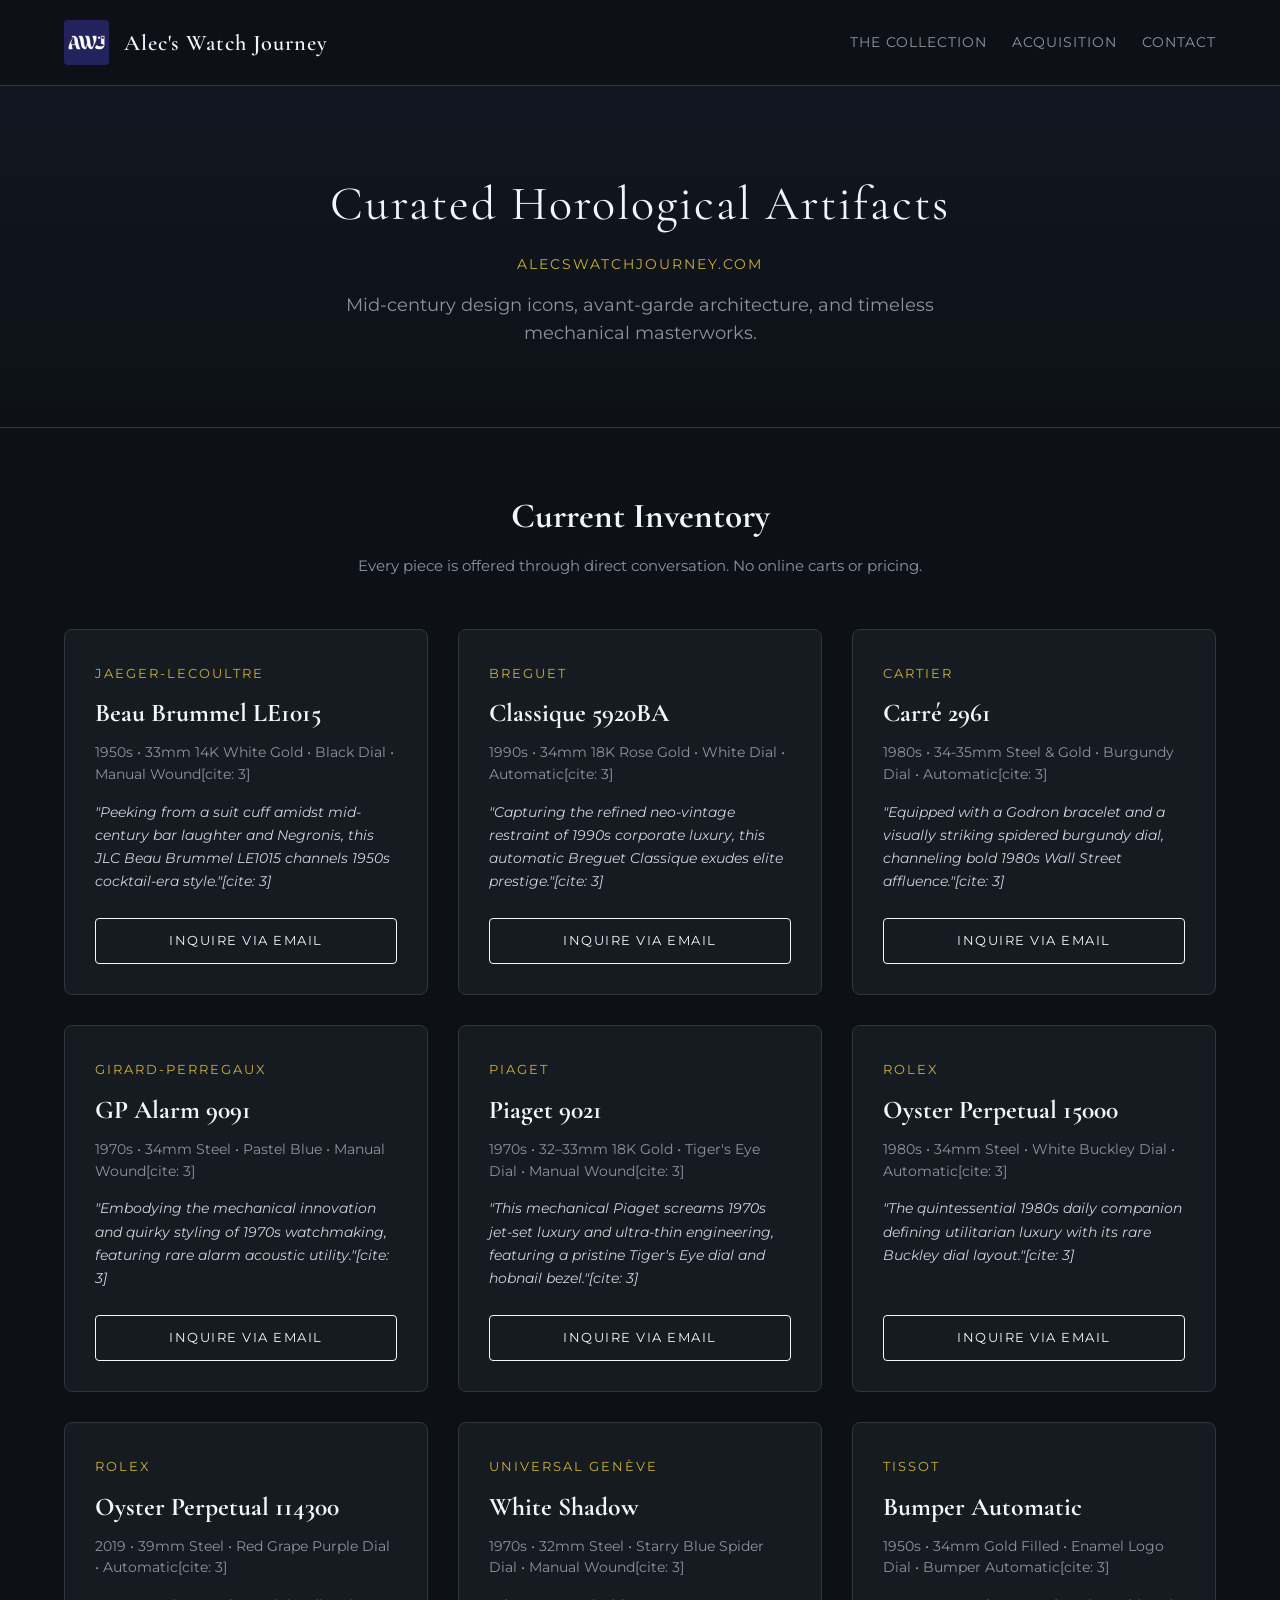
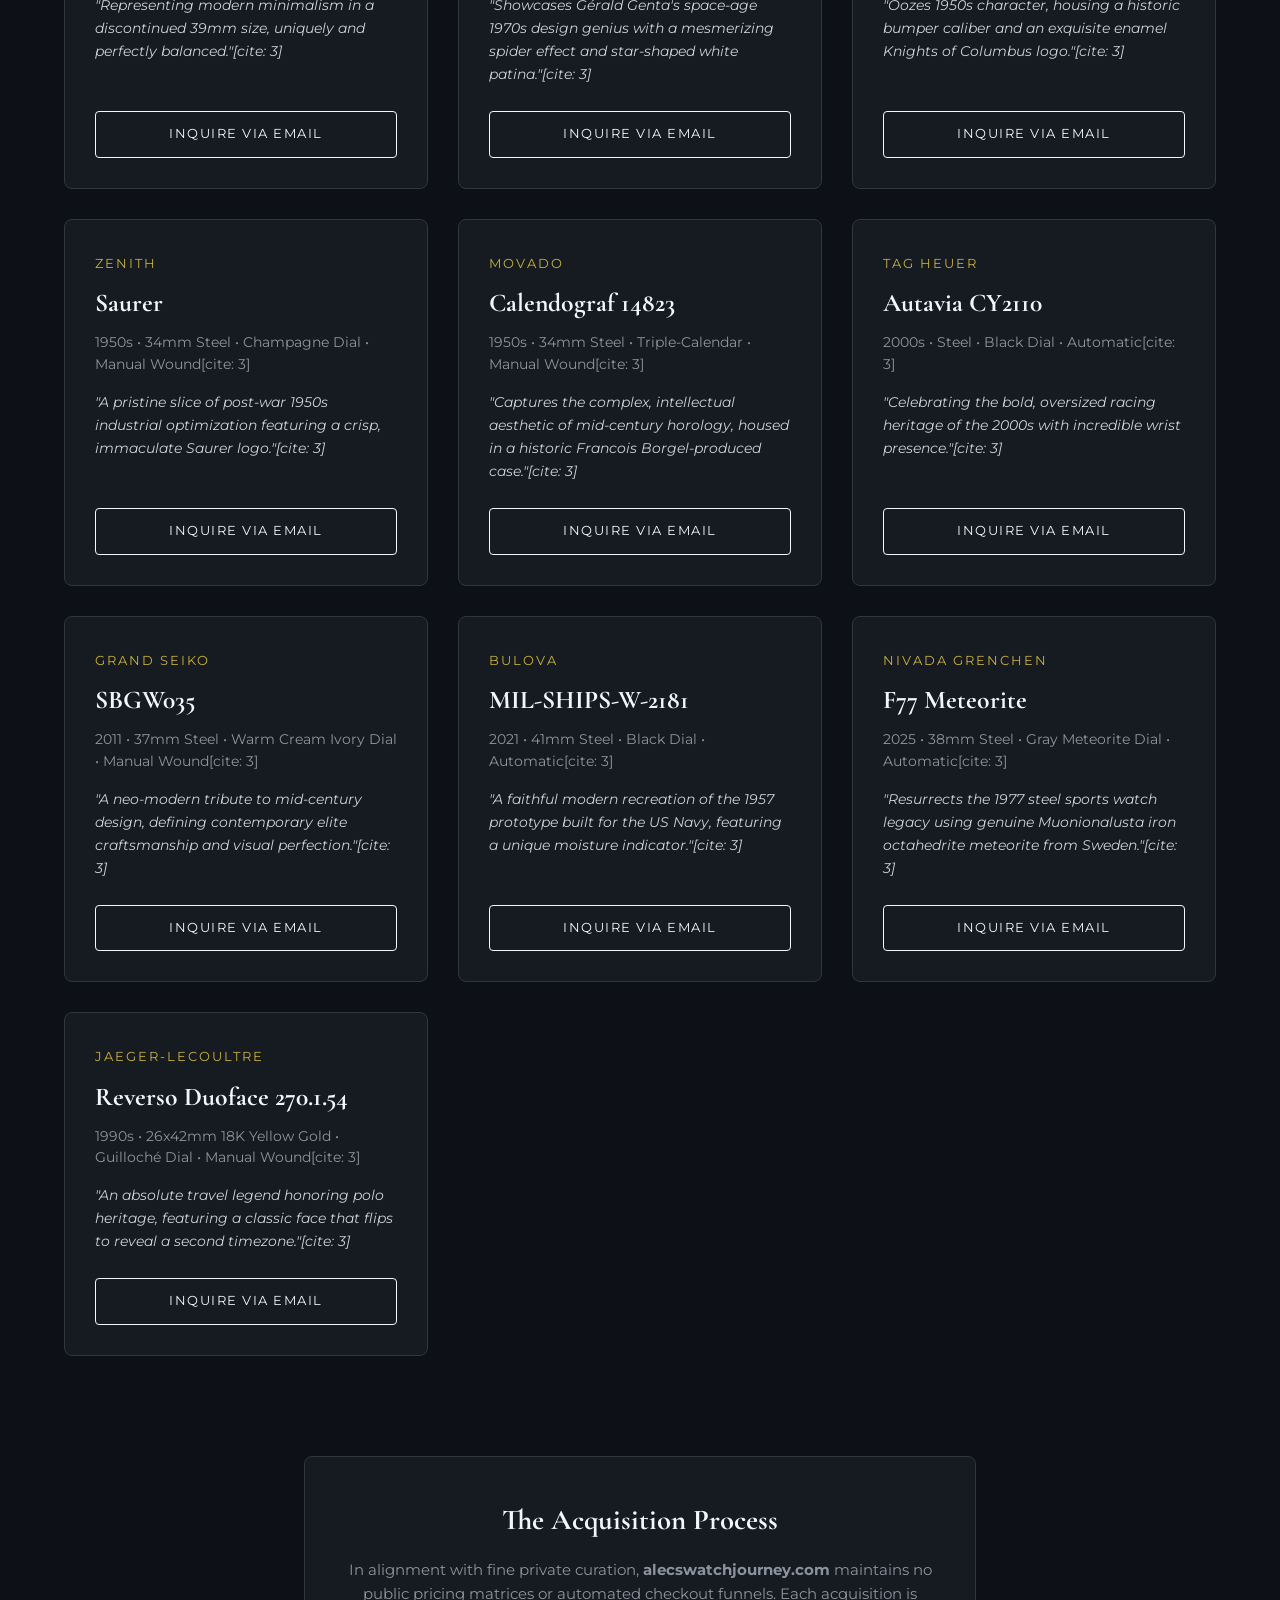
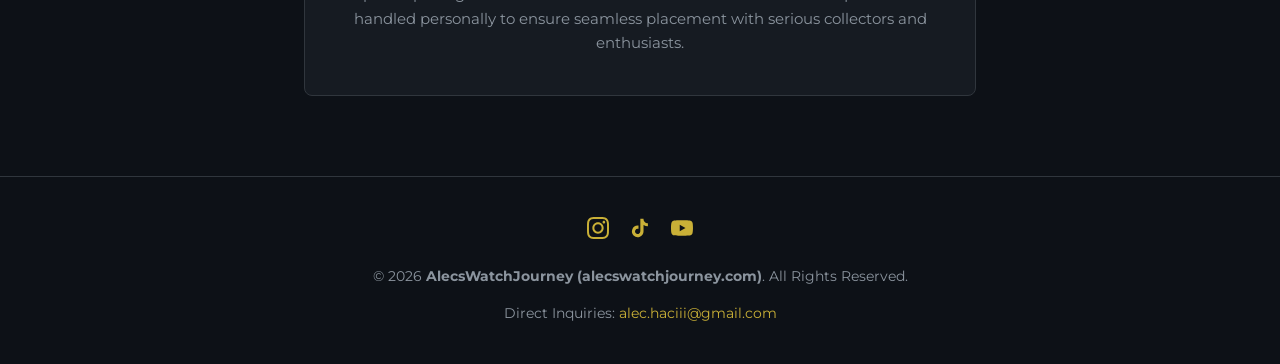
<file: index.html.html>
<!DOCTYPE html>
<html lang="en">
<head>
    <meta charset="UTF-8">
    <meta name="viewport" content="width=device-width, initial-scale=1.0">
    <title>AlecsWatchJourney — Curated Vintage Horology</title>
    <link rel="stylesheet" href="style.css">
    <!-- Google Fonts for Editorial Luxury Typography -->
    <link rel="preconnect" href="https://fonts.googleapis.com">
    <link rel="preconnect" href="https://fonts.gstatic.com" crossorigin>
    <link href="https://fonts.googleapis.com/css2?family=Cormorant+Garamond:ital,wght@0,400;0,600;1,400&family=Montserrat:wght@300;400;500&display=swap" rel="stylesheet">
</head>
<body>

    <!-- Header Section -->
    <header class="site-header">
        <div class="logo-container">
            <img src="awj-logo.png" alt="AlecsWatchJourney Logo" class="brand-logo">
            <span class="brand-name">Alec's Watch Journey</span>
        </div>
        <nav class="site-nav">
            <a href="#collection">The Collection</a>
            <a href="#policy">Acquisition</a>
            <a href="mailto:alec.haciii@gmail.com">Contact</a>
        </nav>
    </header>

    <!-- Hero Section -->
    <section class="hero">
        <div class="hero-content">
            <h1>Curated Horological Artifacts</h1>
            <p class="domain-tag">alecswatchjourney.com</p>
            <p class="hero-sub">Mid-century design icons, avant-garde architecture, and timeless mechanical masterworks.</p>
        </div>
    </section>

    <!-- Collection Grid Section -->
    <section id="collection" class="collection-section">
        <div class="section-title">
            <h2>Current Inventory</h2>
            <p>Every piece is offered through direct conversation. No online carts or pricing.</p>
        </div>

        <div class="watch-grid">

            <!-- Watch 1 -->
            <div class="watch-card">
                <div class="watch-info">
                    <span class="watch-maker">Jaeger-LeCoultre</span>
                    <h3>Beau Brummel LE1015</h3>
                    <p class="watch-specs">1950s • 33mm 14K White Gold • Black Dial • Manual Wound[cite: 3]</p>
                    <p class="watch-note">"Peeking from a suit cuff amidst mid-century bar laughter and Negronis, this JLC Beau Brummel LE1015 channels 1950s cocktail-era style."[cite: 3]</p>
                </div>
                <a href="mailto:alec.haciii@gmail.com?subject=Inquiry%20Regarding%20Jaeger-LeCoultre%20Beau%20Brummel%20LE1015&body=Hello%20Alec,%0A%0AI%20am%20interested%20in%20learning%20more%20about%20the%20Jaeger-LeCoultre%20Beau%20Brummel%20LE1015%20from%20your%20inventory%20at%20alecswatchjourney.com.%20Please%20let%20me%20know%20details%20regarding%20availability%20and%20acquisition.%0A%0ABest%20regards," class="inquire-btn">Inquire via Email</a>
            </div>

            <!-- Watch 2 -->
            <div class="watch-card">
                <div class="watch-info">
                    <span class="watch-maker">Breguet</span>
                    <h3>Classique 5920BA</h3>
                    <p class="watch-specs">1990s • 34mm 18K Rose Gold • White Dial • Automatic[cite: 3]</p>
                    <p class="watch-note">"Capturing the refined neo-vintage restraint of 1990s corporate luxury, this automatic Breguet Classique exudes elite prestige."[cite: 3]</p>
                </div>
                <a href="mailto:alec.haciii@gmail.com?subject=Inquiry%20Regarding%20Breguet%20Classique%205920BA&body=Hello%20Alec,%0A%0AI%20am%20interested%20in%20learning%20more%20about%20the%20Breguet%20Classique%205920BA%20from%20your%20inventory%20at%20alecswatchjourney.com.%20Please%20let%20me%20know%20details%20regarding%20availability%20and%20acquisition.%0A%0ABest%20regards," class="inquire-btn">Inquire via Email</a>
            </div>

            <!-- Watch 3 -->
            <div class="watch-card">
                <div class="watch-info">
                    <span class="watch-maker">Cartier</span>
                    <h3>Carré 2961</h3>
                    <p class="watch-specs">1980s • 34-35mm Steel & Gold • Burgundy Dial • Automatic[cite: 3]</p>
                    <p class="watch-note">"Equipped with a Godron bracelet and a visually striking spidered burgundy dial, channeling bold 1980s Wall Street affluence."[cite: 3]</p>
                </div>
                <a href="mailto:alec.haciii@gmail.com?subject=Inquiry%20Regarding%20Cartier%20Carre%202961&body=Hello%20Alec,%0A%0AI%20am%20interested%20in%20learning%20more%20about%20the%20Cartier%20Carre%202961%20from%20your%20inventory%20at%20alecswatchjourney.com.%20Please%20let%20me%20know%20details%20regarding%20availability%20and%20acquisition.%0A%0ABest%20regards," class="inquire-btn">Inquire via Email</a>
            </div>

            <!-- Watch 4 -->
            <div class="watch-card">
                <div class="watch-info">
                    <span class="watch-maker">Girard-Perregaux</span>
                    <h3>GP Alarm 9091</h3>
                    <p class="watch-specs">1970s • 34mm Steel • Pastel Blue • Manual Wound[cite: 3]</p>
                    <p class="watch-note">"Embodying the mechanical innovation and quirky styling of 1970s watchmaking, featuring rare alarm acoustic utility."[cite: 3]</p>
                </div>
                <a href="mailto:alec.haciii@gmail.com?subject=Inquiry%20Regarding%20Girard-Perregaux%20GP%20Alarm%209091&body=Hello%20Alec,%0A%0AI%20am%20interested%20in%20learning%20more%20about%20the%20GP%20Alarm%209091%20from%20your%20inventory%20at%20alecswatchjourney.com.%20Please%20let%20me%20know%20details%20regarding%20availability%20and%20acquisition.%0A%0ABest%20regards," class="inquire-btn">Inquire via Email</a>
            </div>

            <!-- Watch 5 -->
            <div class="watch-card">
                <div class="watch-info">
                    <span class="watch-maker">Piaget</span>
                    <h3>Piaget 9021</h3>
                    <p class="watch-specs">1970s • 32–33mm 18K Gold • Tiger's Eye Dial • Manual Wound[cite: 3]</p>
                    <p class="watch-note">"This mechanical Piaget screams 1970s jet-set luxury and ultra-thin engineering, featuring a pristine Tiger's Eye dial and hobnail bezel."[cite: 3]</p>
                </div>
                <a href="mailto:alec.haciii@gmail.com?subject=Inquiry%20Regarding%20Piaget%209021&body=Hello%20Alec,%0A%0AI%20am%20interested%20in%20learning%20more%20about%20the%20Piaget%209021%20from%20your%20inventory%20at%20alecswatchjourney.com.%20Please%20let%20me%20know%20details%20regarding%20availability%20and%20acquisition.%0A%0ABest%20regards," class="inquire-btn">Inquire via Email</a>
            </div>

            <!-- Watch 6 -->
            <div class="watch-card">
                <div class="watch-info">
                    <span class="watch-maker">Rolex</span>
                    <h3>Oyster Perpetual 15000</h3>
                    <p class="watch-specs">1980s • 34mm Steel • White Buckley Dial • Automatic[cite: 3]</p>
                    <p class="watch-note">"The quintessential 1980s daily companion defining utilitarian luxury with its rare Buckley dial layout."[cite: 3]</p>
                </div>
                <a href="mailto:alec.haciii@gmail.com?subject=Inquiry%20Regarding%20Rolex%20OP%2015000&body=Hello%20Alec,%0A%0AI%20am%20interested%20in%20learning%20more%20about%20the%20Rolex%20OP%2015000%20from%20your%20inventory%20at%20alecswatchjourney.com.%20Please%20let%20me%20know%20details%20regarding%20availability%20and%20acquisition.%0A%0ABest%20regards," class="inquire-btn">Inquire via Email</a>
            </div>

            <!-- Watch 7 -->
            <div class="watch-card">
                <div class="watch-info">
                    <span class="watch-maker">Rolex</span>
                    <h3>Oyster Perpetual 114300</h3>
                    <p class="watch-specs">2019 • 39mm Steel • Red Grape Purple Dial • Automatic[cite: 3]</p>
                    <p class="watch-note">"Representing modern minimalism in a discontinued 39mm size, uniquely and perfectly balanced."[cite: 3]</p>
                </div>
                <a href="mailto:alec.haciii@gmail.com?subject=Inquiry%20Regarding%20Rolex%20OP%20114300&body=Hello%20Alec,%0A%0AI%20am%20interested%20in%20learning%20more%20about%20the%20Rolex%20OP%20114300%20from%20your%20inventory%20at%20alecswatchjourney.com.%20Please%20let%20me%20know%20details%20regarding%20availability%20and%20acquisition.%0A%0ABest%20regards," class="inquire-btn">Inquire via Email</a>
            </div>

            <!-- Watch 8 -->
            <div class="watch-card">
                <div class="watch-info">
                    <span class="watch-maker">Universal Genève</span>
                    <h3>White Shadow</h3>
                    <p class="watch-specs">1970s • 32mm Steel • Starry Blue Spider Dial • Manual Wound[cite: 3]</p>
                    <p class="watch-note">"Showcases Gérald Genta's space-age 1970s design genius with a mesmerizing spider effect and star-shaped white patina."[cite: 3]</p>
                </div>
                <a href="mailto:alec.haciii@gmail.com?subject=Inquiry%20Regarding%20Universal%20Geneve%20White%20Shadow&body=Hello%20Alec,%0A%0AI%20am%20interested%20in%20learning%20more%20about%20the%20Universal%20Geneve%20White%20Shadow%20from%20your%20inventory%20at%20alecswatchjourney.com.%20Please%20let%20me%20know%20details%20regarding%20availability%20and%20acquisition.%0A%0ABest%20regards," class="inquire-btn">Inquire via Email</a>
            </div>

            <!-- Watch 9 -->
            <div class="watch-card">
                <div class="watch-info">
                    <span class="watch-maker">Tissot</span>
                    <h3>Bumper Automatic</h3>
                    <p class="watch-specs">1950s • 34mm Gold Filled • Enamel Logo Dial • Bumper Automatic[cite: 3]</p>
                    <p class="watch-note">"Oozes 1950s character, housing a historic bumper caliber and an exquisite enamel Knights of Columbus logo."[cite: 3]</p>
                </div>
                <a href="mailto:alec.haciii@gmail.com?subject=Inquiry%20Regarding%20Tissot%20Bumper%20Automatic&body=Hello%20Alec,%0A%0AI%20am%20interested%20in%20learning%20more%20about%20the%20Tissot%20Bumper%20Automatic%20from%20your%20inventory%20at%20alecswatchjourney.com.%20Please%20let%20me%20know%20details%20regarding%20availability%20and%20acquisition.%0A%0ABest%20regards," class="inquire-btn">Inquire via Email</a>
            </div>

            <!-- Watch 10 -->
            <div class="watch-card">
                <div class="watch-info">
                    <span class="watch-maker">Zenith</span>
                    <h3>Saurer</h3>
                    <p class="watch-specs">1950s • 34mm Steel • Champagne Dial • Manual Wound[cite: 3]</p>
                    <p class="watch-note">"A pristine slice of post-war 1950s industrial optimization featuring a crisp, immaculate Saurer logo."[cite: 3]</p>
                </div>
                <a href="mailto:alec.haciii@gmail.com?subject=Inquiry%20Regarding%20Zenith%20Saurer&body=Hello%20Alec,%0A%0AI%20am%20interested%20in%20learning%20more%20about%20the%20Zenith%20Saurer%20from%20your%20inventory%20at%20alecswatchjourney.com.%20Please%20let%20me%20know%20details%20regarding%20availability%20and%20acquisition.%0A%0ABest%20regards," class="inquire-btn">Inquire via Email</a>
            </div>

            <!-- Watch 11 -->
            <div class="watch-card">
                <div class="watch-info">
                    <span class="watch-maker">Movado</span>
                    <h3>Calendograf 14823</h3>
                    <p class="watch-specs">1950s • 34mm Steel • Triple-Calendar • Manual Wound[cite: 3]</p>
                    <p class="watch-note">"Captures the complex, intellectual aesthetic of mid-century horology, housed in a historic Francois Borgel-produced case."[cite: 3]</p>
                </div>
                <a href="mailto:alec.haciii@gmail.com?subject=Inquiry%20Regarding%20Movado%20Calendograf%2014823&body=Hello%20Alec,%0A%0AI%20am%20interested%20in%20learning%20more%20about%20the%20Movado%20Calendograf%2014823%20from%20your%20inventory%20at%20alecswatchjourney.com.%20Please%20let%20me%20know%20details%20regarding%20availability%20and%20acquisition.%0A%0ABest%20regards," class="inquire-btn">Inquire via Email</a>
            </div>

            <!-- Watch 12 -->
            <div class="watch-card">
                <div class="watch-info">
                    <span class="watch-maker">Tag Heuer</span>
                    <h3>Autavia CY2110</h3>
                    <p class="watch-specs">2000s • Steel • Black Dial • Automatic[cite: 3]</p>
                    <p class="watch-note">"Celebrating the bold, oversized racing heritage of the 2000s with incredible wrist presence."[cite: 3]</p>
                </div>
                <a href="mailto:alec.haciii@gmail.com?subject=Inquiry%20Regarding%20Tag%20Heuer%20Autavia%20CY2110&body=Hello%20Alec,%0A%0AI%20am%20interested%20in%20learning%20more%20about%20the%20Tag%20Heuer%20Autavia%20CY2110%20from%20your%20inventory%20at%20alecswatchjourney.com.%20Please%20let%20me%20know%20details%20regarding%20availability%20and%20acquisition.%0A%0ABest%20regards," class="inquire-btn">Inquire via Email</a>
            </div>

            <!-- Watch 13 -->
            <div class="watch-card">
                <div class="watch-info">
                    <span class="watch-maker">Grand Seiko</span>
                    <h3>SBGW035</h3>
                    <p class="watch-specs">2011 • 37mm Steel • Warm Cream Ivory Dial • Manual Wound[cite: 3]</p>
                    <p class="watch-note">"A neo-modern tribute to mid-century design, defining contemporary elite craftsmanship and visual perfection."[cite: 3]</p>
                </div>
                <a href="mailto:alec.haciii@gmail.com?subject=Inquiry%20Regarding%20Grand%20Seiko%20SBGW035&body=Hello%20Alec,%0A%0AI%20am%20interested%20in%20learning%20more%20about%20the%20Grand%20Seiko%20SBGW035%20from%20your%20inventory%20at%20alecswatchjourney.com.%20Please%20let%20me%20know%20details%20regarding%20availability%20and%20acquisition.%0A%0ABest%20regards," class="inquire-btn">Inquire via Email</a>
            </div>

            <!-- Watch 14 -->
            <div class="watch-card">
                <div class="watch-info">
                    <span class="watch-maker">Bulova</span>
                    <h3>MIL-SHIPS-W-2181</h3>
                    <p class="watch-specs">2021 • 41mm Steel • Black Dial • Automatic[cite: 3]</p>
                    <p class="watch-note">"A faithful modern recreation of the 1957 prototype built for the US Navy, featuring a unique moisture indicator."[cite: 3]</p>
                </div>
                <a href="mailto:alec.haciii@gmail.com?subject=Inquiry%20Regarding%20Bulova%20MIL-SHIPS-W-2181&body=Hello%20Alec,%0A%0AI%20am%20interested%20in%20learning%20more%20about%20the%20Bulova%20MIL-SHIPS-W-2181%20from%20your%20inventory%20at%20alecswatchjourney.com.%20Please%20let%20me%20know%20details%20regarding%20availability%20and%20acquisition.%0A%0ABest%20regards," class="inquire-btn">Inquire via Email</a>
            </div>

            <!-- Watch 15 -->
            <div class="watch-card">
                <div class="watch-info">
                    <span class="watch-maker">Nivada Grenchen</span>
                    <h3>F77 Meteorite</h3>
                    <p class="watch-specs">2025 • 38mm Steel • Gray Meteorite Dial • Automatic[cite: 3]</p>
                    <p class="watch-note">"Resurrects the 1977 steel sports watch legacy using genuine Muonionalusta iron octahedrite meteorite from Sweden."[cite: 3]</p>
                </div>
                <a href="mailto:alec.haciii@gmail.com?subject=Inquiry%20Regarding%20Nivada%20Grenchen%20F77&body=Hello%20Alec,%0A%0AI%20am%20interested%20in%20learning%20more%20about%20the%20Nivada%20Grenchen%20F77%20from%20your%20inventory%20at%20alecswatchjourney.com.%20Please%20let%20me%20know%20details%20regarding%20availability%20and%20acquisition.%0A%0ABest%20regards," class="inquire-btn">Inquire via Email</a>
            </div>

            <!-- Watch 16 -->
            <div class="watch-card">
                <div class="watch-info">
                    <span class="watch-maker">Jaeger-LeCoultre</span>
                    <h3>Reverso Duoface 270.1.54</h3>
                    <p class="watch-specs">1990s • 26x42mm 18K Yellow Gold • Guilloché Dial • Manual Wound[cite: 3]</p>
                    <p class="watch-note">"An absolute travel legend honoring polo heritage, featuring a classic face that flips to reveal a second timezone."[cite: 3]</p>
                </div>
                <a href="mailto:alec.haciii@gmail.com?subject=Inquiry%20Regarding%20JLC%20Duoface%20270.1.54&body=Hello%20Alec,%0A%0AI%20am%20interested%20in%20learning%20more%20about%20the%20JLC%20Duoface%20270.1.54%20from%20your%20inventory%20at%20alecswatchjourney.com.%20Please%20let%20me%20know%20details%20regarding%20availability%20and%20acquisition.%0A%0ABest%20regards," class="inquire-btn">Inquire via Email</a>
            </div>

        </div>
    </section>

    <!-- Acquisition Policy Section -->
    <section id="policy" class="policy-section">
        <div class="policy-box">
            <h2>The Acquisition Process</h2>
            <p>In alignment with fine private curation, <strong>alecswatchjourney.com</strong> maintains no public pricing matrices or automated checkout funnels. Each acquisition is handled personally to ensure seamless placement with serious collectors and enthusiasts.</p>
        </div>
    </section>

    <!-- Footer Section with Social Links -->
    <footer class="site-footer">
        <div class="footer-content">
            <div class="social-links">
                <!-- Instagram Icon -->
                <a href="https://www.instagram.com/alecswatchjourney" target="_blank" aria-label="Instagram" title="Instagram">
                    <svg class="social-icon" viewBox="0 0 24 24"><path fill="currentColor" d="M12 2.163c3.204 0 3.584.012 4.85.07 3.252.148 4.771 1.691 4.919 4.919.058 1.265.069 1.645.069 4.849 0 3.205-.012 3.584-.069 4.849-.149 3.225-1.664 4.771-4.919 4.919-1.266.058-1.644.07-4.85.07-3.204 0-3.584-.012-4.849-.07-3.26-.149-4.771-1.699-4.919-4.92-.058-1.265-.07-1.644-.07-4.849 0-3.204.013-3.583.07-4.849.149-3.227 1.664-4.771 4.919-4.919 1.266-.057 1.645-.069 4.849-.069zm0-2.163c-3.259 0-3.667.014-4.947.072-4.358.2-6.78 2.618-6.98 6.98-.059 1.281-.073 1.689-.073 4.948 0 3.259.014 3.668.072 4.948.2 4.358 2.618 6.78 6.98 6.98 1.281.058 1.689.072 4.948.072 3.259 0 3.668-.014 4.948-.072 4.354-.2 6.782-2.618 6.979-6.98.059-1.28.073-1.689.073-4.948 0-3.259-.014-3.667-.072-4.947-.196-4.354-2.617-6.78-6.979-6.98-1.281-.059-1.69-.073-4.949-.073zm0 5.838c-3.403 0-6.162 2.759-6.162 6.162s2.759 6.163 6.162 6.163 6.162-2.759 6.162-6.163c0-3.403-2.759-6.162-6.162-6.162zm0 10.162c-2.209 0-4-1.79-4-4 0-2.209 1.791-4 4-4s4 1.791 4 4c0 2.21-1.791 4-4 4zm6.406-11.845c-.796 0-1.441.645-1.441 1.44s.645 1.44 1.441 1.44c.795 0 1.439-.645 1.439-1.44s-.644-1.44-1.439-1.44z"/></svg>
                </a>
                <!-- TikTok Icon -->
                <a href="https://www.tiktok.com/@alecswatchjourney?is_from_webapp=1&sender_device=pc" target="_blank" aria-label="TikTok" title="TikTok">
                    <svg class="social-icon" viewBox="0 0 24 24"><path fill="currentColor" d="M19.59 6.69a4.83 4.83 0 0 1-3.77-4.25V2h-3.45v13.67a2.89 2.89 0 0 1-5.2 1.74 2.89 2.89 0 0 1 2.31-4.64 2.93 2.93 0 0 1 .88.13V9.4a6.84 6.84 0 0 0-1-.05A6.33 6.33 0 0 0 5 20.1a6.34 6.34 0 0 0 10.86-4.43v-7a8.16 8.16 0 0 0 4.77 1.52v-3.4a4.85 4.85 0 0 1-1-.1z"/></svg>
                </a>
                <!-- YouTube Icon -->
                <a href="https://youtube.com/@alecswatchjourney?si=pHbLmH8R18nwcLRE" target="_blank" aria-label="YouTube" title="YouTube">
                    <svg class="social-icon" viewBox="0 0 24 24"><path fill="currentColor" d="M23.498 6.186a3.016 3.016 0 0 0-2.122-2.136C19.505 3.545 12 3.545 12 3.545s-7.505 0-9.377.505A3.017 3.017 0 0 0 .502 6.186C0 8.07 0 12 0 12s0 3.93.502 5.814a3.016 3.016 0 0 0 2.122 2.136c1.871.505 9.376.505 9.376.505s7.505 0 9.377-.505a3.015 3.015 0 0 0 2.122-2.136C24 15.93 24 12 24 12s0-3.93-.502-5.814zM9.545 15.568V8.432L15.818 12l-6.273 3.568z"/></svg>
                </a>
            </div>
            <p>&copy; 2026 <strong>AlecsWatchJourney (alecswatchjourney.com)</strong>. All Rights Reserved.</p>
            <p>Direct Inquiries: <a href="mailto:alec.haciii@gmail.com">alec.haciii@gmail.com</a></p>
        </div>
    </footer>

</body>
</html>
</file>
<file: style.css>
/* Luxury Minimalist Vintage Theme Styling */
:root {
    --bg-color: #0d1117;
    --card-bg: #161b22;
    --text-primary: #f0f6fc;
    --text-secondary: #8b949e;
    --accent-gold: #c9b037;
    --border-color: #30363d;
}

* {
    margin: 0;
    padding: 0;
    box-sizing: border-box;
}

body {
    background-color: var(--bg-color);
    color: var(--text-primary);
    font-family: 'Montserrat', sans-serif;
    line-height: 1.6;
}

/* Header */
.site-header {
    display: flex;
    justify-content: space-between;
    align-items: center;
    padding: 20px 5%;
    border-bottom: 1px solid var(--border-color);
    background-color: var(--bg-color);
    position: sticky;
    top: 0;
    z-index: 100;
}

.logo-container {
    display: flex;
    align-items: center;
    gap: 15px;
}

.brand-logo {
    width: 45px;
    height: 45px;
    object-fit: contain;
    border-radius: 4px;
}

.brand-name {
    font-family: 'Cormorant Garamond', serif;
    font-size: 1.4rem;
    font-weight: 600;
    letter-spacing: 1px;
}

.site-nav {
    display: flex;
    gap: 25px;
}

.site-nav a {
    color: var(--text-secondary);
    text-decoration: none;
    font-size: 0.9rem;
    text-transform: uppercase;
    letter-spacing: 1px;
    transition: color 0.2s ease;
}

.site-nav a:hover {
    color: var(--accent-gold);
}

/* Hero */
.hero {
    text-align: center;
    padding: 80px 20px;
    background: linear-gradient(to bottom, #111620, var(--bg-color));
    border-bottom: 1px solid var(--border-color);
}

.hero h1 {
    font-family: 'Cormorant Garamond', serif;
    font-size: 3rem;
    font-weight: 400;
    margin-bottom: 10px;
    letter-spacing: 2px;
}

.domain-tag {
    color: var(--accent-gold);
    font-size: 0.9rem;
    text-transform: uppercase;
    letter-spacing: 2px;
    margin-bottom: 15px;
}

.hero-sub {
    color: var(--text-secondary);
    font-size: 1.1rem;
    max-width: 600px;
    margin: 0 auto;
}

/* Collection Grid */
.collection-section {
    padding: 60px 5%;
    max-width: 1400px;
    margin: 0 auto;
}

.section-title {
    text-align: center;
    margin-bottom: 50px;
}

.section-title h2 {
    font-family: 'Cormorant Garamond', serif;
    font-size: 2.2rem;
    margin-bottom: 10px;
}

.section-title p {
    color: var(--text-secondary);
    font-size: 0.95rem;
}

.watch-grid {
    display: grid;
    grid-template-columns: repeat(auto-fit, minmax(340px, 1fr));
    gap: 30px;
}

.watch-card {
    background-color: var(--card-bg);
    border: 1px solid var(--border-color);
    border-radius: 8px;
    padding: 30px;
    display: flex;
    flex-direction: column;
    justify-content: space-between;
    transition: transform 0.2s ease, border-color 0.2s ease;
}

.watch-card:hover {
    transform: translateY(-4px);
    border-color: var(--accent-gold);
}

/* Watch Image Styling */
.watch-image-container {
    width: 100%;
    height: 250px;
    overflow: hidden;
    border-radius: 6px;
    margin-bottom: 20px;
    background-color: #0b0f15;
}

.watch-img {
    width: 100%;
    height: 100%;
    object-fit: cover;
    transition: transform 0.3s ease;
}

.watch-card:hover .watch-img {
    transform: scale(1.03);
}

.watch-maker {
    font-size: 0.8rem;
    text-transform: uppercase;
    letter-spacing: 2px;
    color: var(--accent-gold);
}

.watch-card h3 {
    font-family: 'Cormorant Garamond', serif;
    font-size: 1.6rem;
    margin: 8px 0;
}

.watch-specs {
    font-size: 0.85rem;
    color: var(--text-secondary);
    margin-bottom: 15px;
}

.watch-note {
    font-size: 0.9rem;
    font-style: italic;
    color: #c9d1d9;
    margin-bottom: 25px;
}

.inquire-btn {
    display: block;
    text-align: center;
    background-color: transparent;
    color: var(--text-primary);
    border: 1px solid var(--text-primary);
    padding: 12px;
    text-decoration: none;
    text-transform: uppercase;
    font-size: 0.8rem;
    letter-spacing: 1.5px;
    border-radius: 4px;
    transition: all 0.2s ease;
}

.inquire-btn:hover {
    background-color: var(--text-primary);
    color: var(--bg-color);
}

/* Policy Section */
.policy-section {
    padding: 40px 5% 80px 5%;
    max-width: 800px;
    margin: 0 auto;
    text-align: center;
}

.policy-box {
    background-color: var(--card-bg);
    border: 1px solid var(--border-color);
    padding: 40px;
    border-radius: 8px;
}

.policy-box h2 {
    font-family: 'Cormorant Garamond', serif;
    font-size: 1.8rem;
    margin-bottom: 15px;
}

.policy-box p {
    color: var(--text-secondary);
    font-size: 0.95rem;
}

/* Footer & Social Icons */
.site-footer {
    border-top: 1px solid var(--border-color);
    padding: 40px 5%;
    text-align: center;
    color: var(--text-secondary);
    font-size: 0.85rem;
}

.footer-content {
    display: flex;
    flex-direction: column;
    align-items: center;
    gap: 15px;
}

.social-links {
    display: flex;
    gap: 20px;
    margin-bottom: 5px;
}

.social-links a {
    color: var(--text-secondary);
    transition: color 0.2s ease, transform 0.2s ease;
}

.social-links a:hover {
    color: var(--accent-gold);
    transform: translateY(-2px);
}

.social-icon {
    width: 22px;
    height: 22px;
}

.site-footer a {
    color: var(--accent-gold);
    text-decoration: none;
}

/* Image Preview Modal Overlay Styling */
.modal-overlay {
    display: none;
    position: fixed;
    z-index: 1000;
    top: 0;
    left: 0;
    width: 100%;
    height: 100%;
    background-color: rgba(13, 17, 23, 0.92);
    justify-content: center;
    align-items: center;
    padding: 20px;
    opacity: 0;
    transition: opacity 0.3s ease;
}

.modal-overlay.active {
    display: flex;
    opacity: 1;
}

.modal-content-wrapper {
    max-width: 90%;
    max-height: 90vh;
    display: flex;
    justify-content: center;
    align-items: center;
}

#modalImage {
    max-width: 100%;
    max-height: 85vh;
    object-fit: contain;
    border-radius: 4px;
    border: 1px solid var(--border-color);
    box-shadow: 0 10px 30px rgba(0, 0, 0, 0.5);
}

.modal-close {
    position: absolute;
    top: 25px;
    right: 35px;
    color: var(--text-primary);
    font-size: 2.5rem;
    font-weight: 300;
    cursor: pointer;
    transition: color 0.2s ease;
}

.modal-close:hover {
    color: var(--accent-gold);
}

/* Zoom Badge Overlay */
.watch-image-container {
    position: relative;
}

.zoom-badge {
    position: absolute;
    bottom: 10px;
    right: 10px;
    background: rgba(13, 17, 23, 0.85);
    color: var(--accent-gold);
    border: 1px solid var(--border-color);
    padding: 4px 8px;
    font-size: 0.75rem;
    border-radius: 4px;
    letter-spacing: 1px;
    opacity: 0;
    transition: opacity 0.2s ease;
    pointer-events: none;
}

.watch-image-container:hover .zoom-badge {
    opacity: 1;
}
</file>
